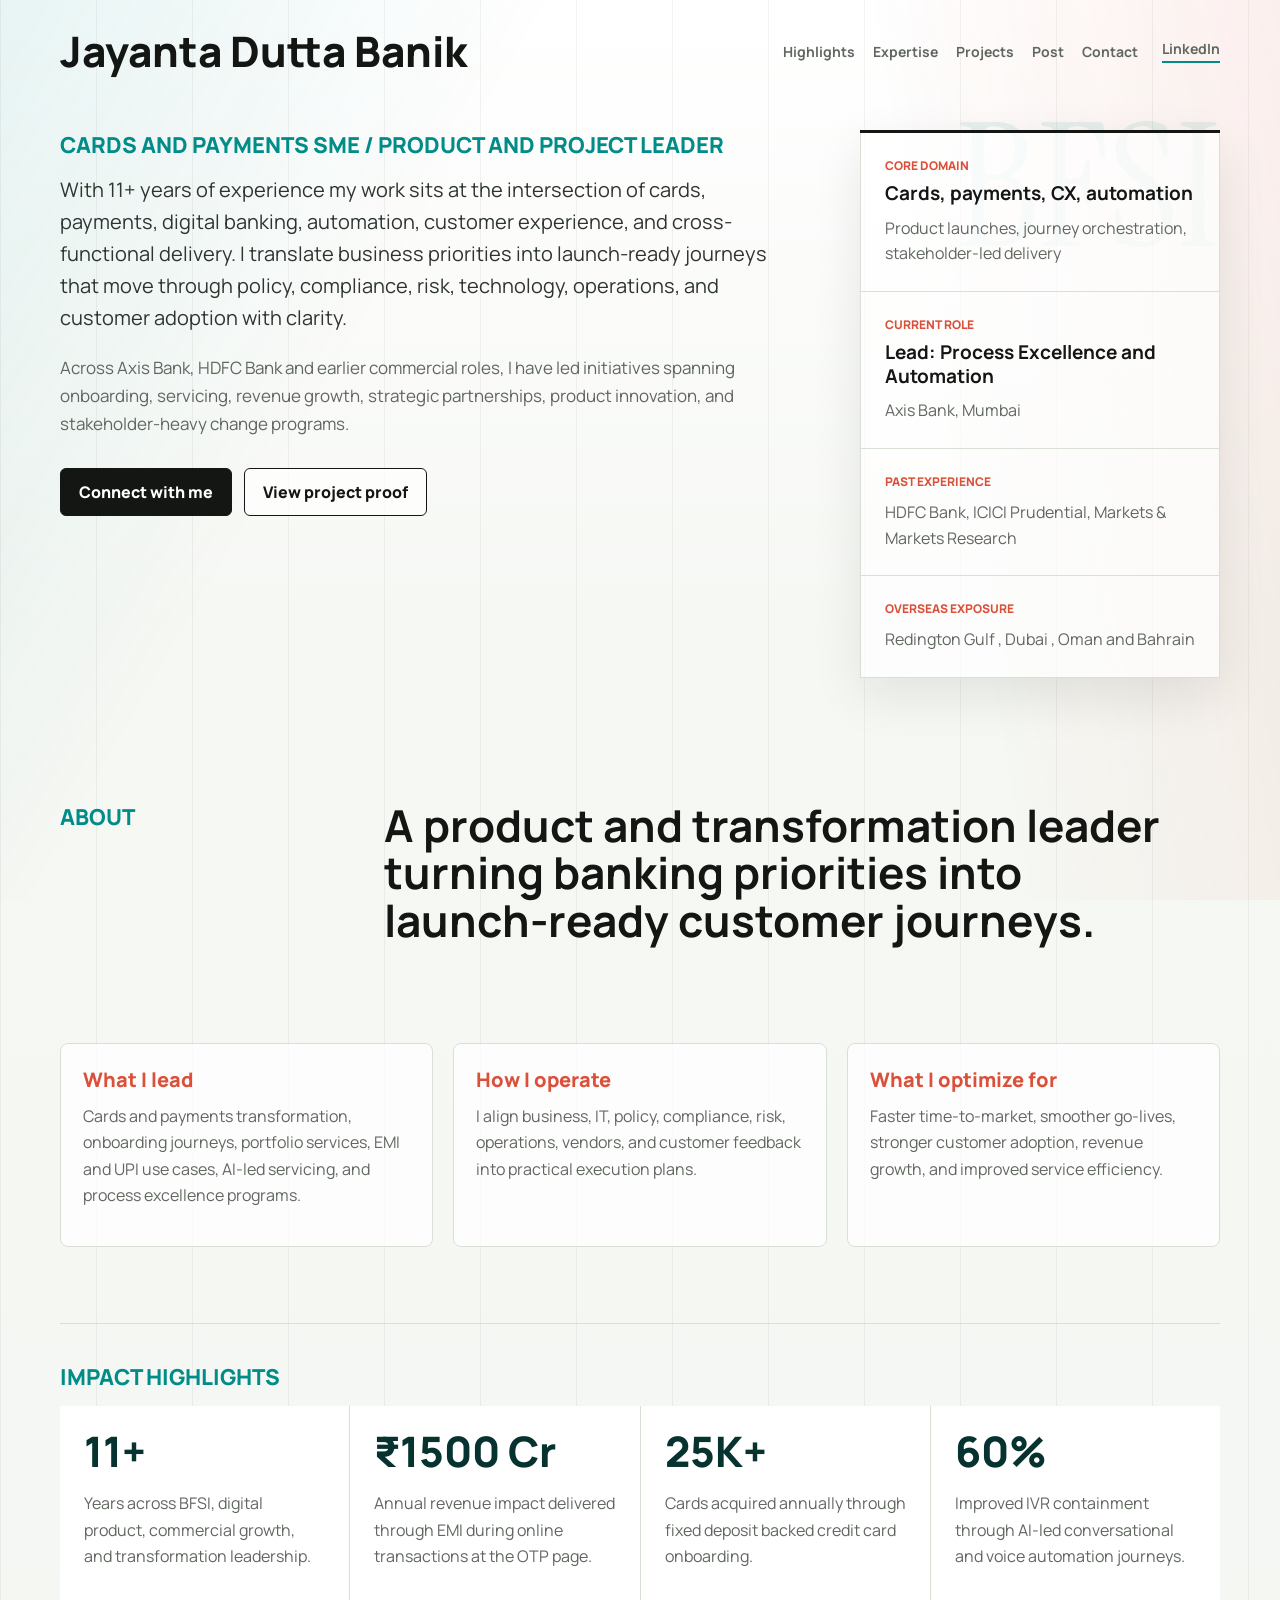
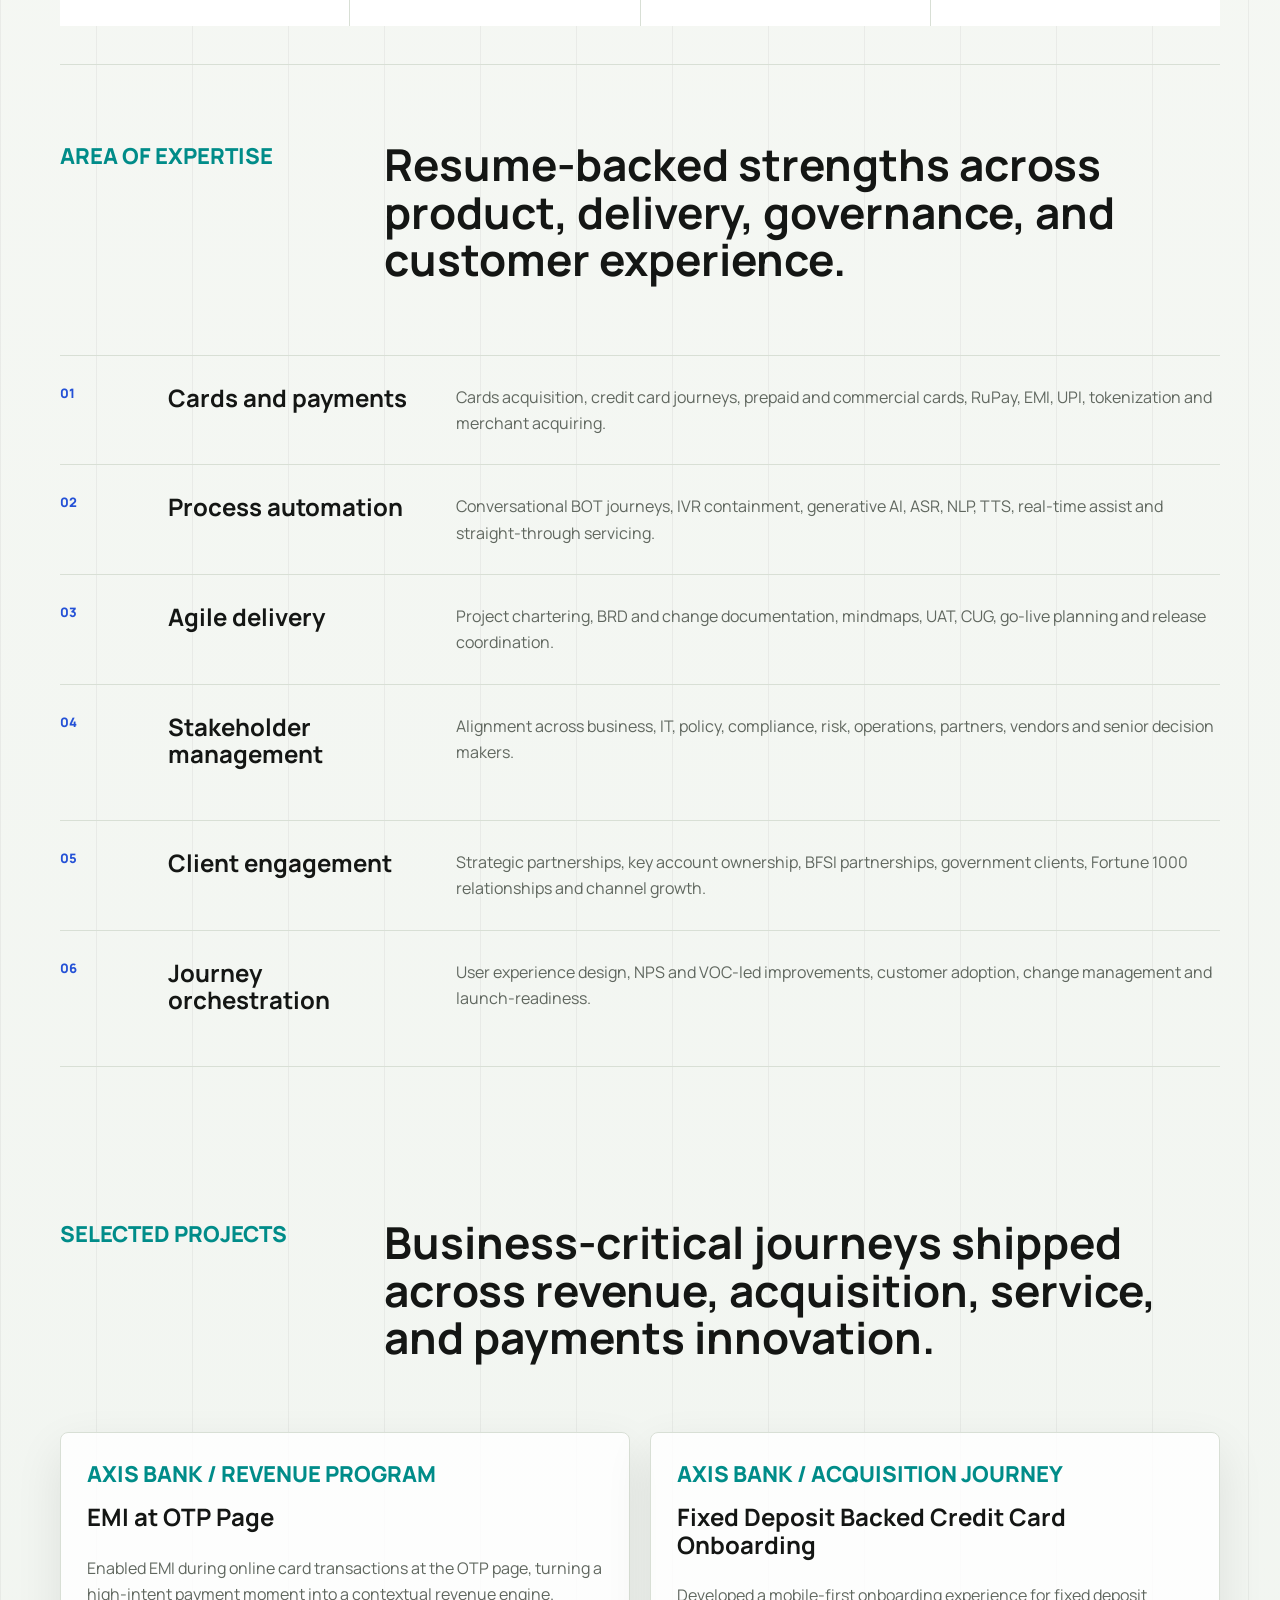
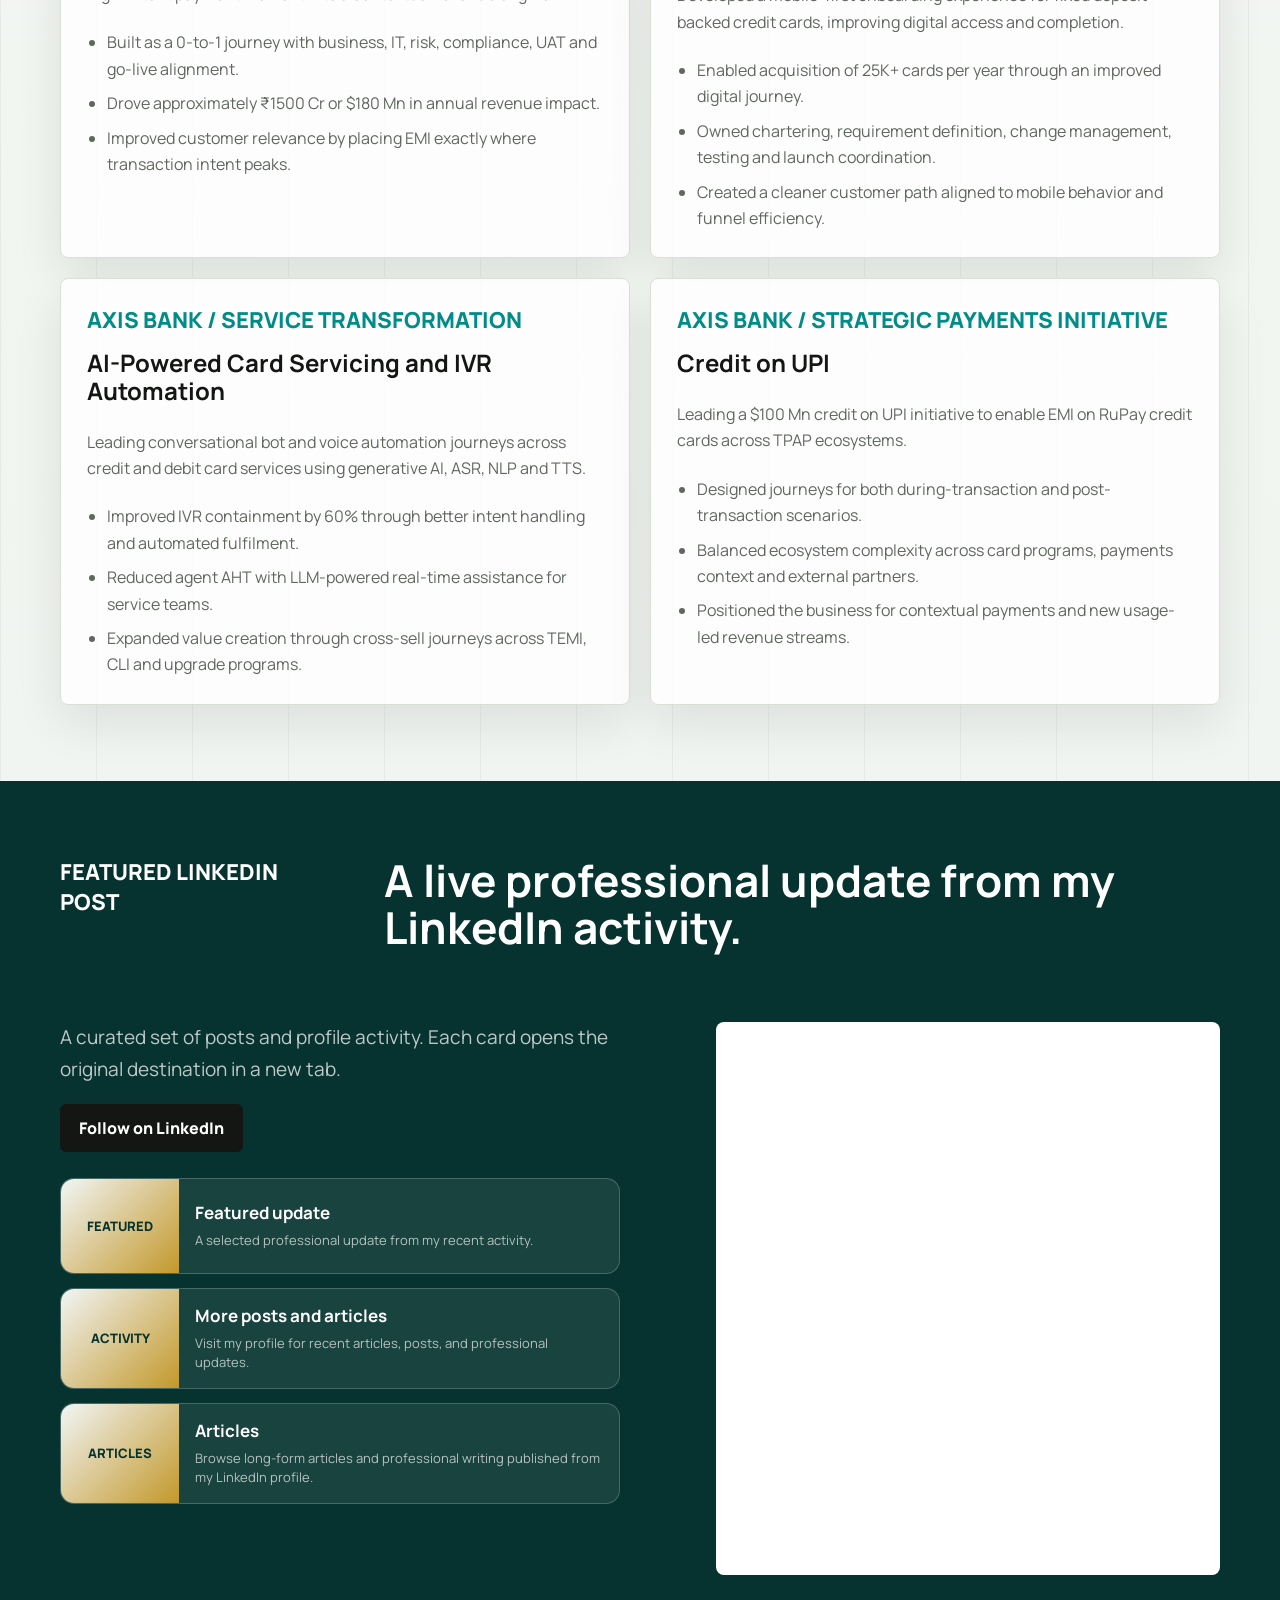
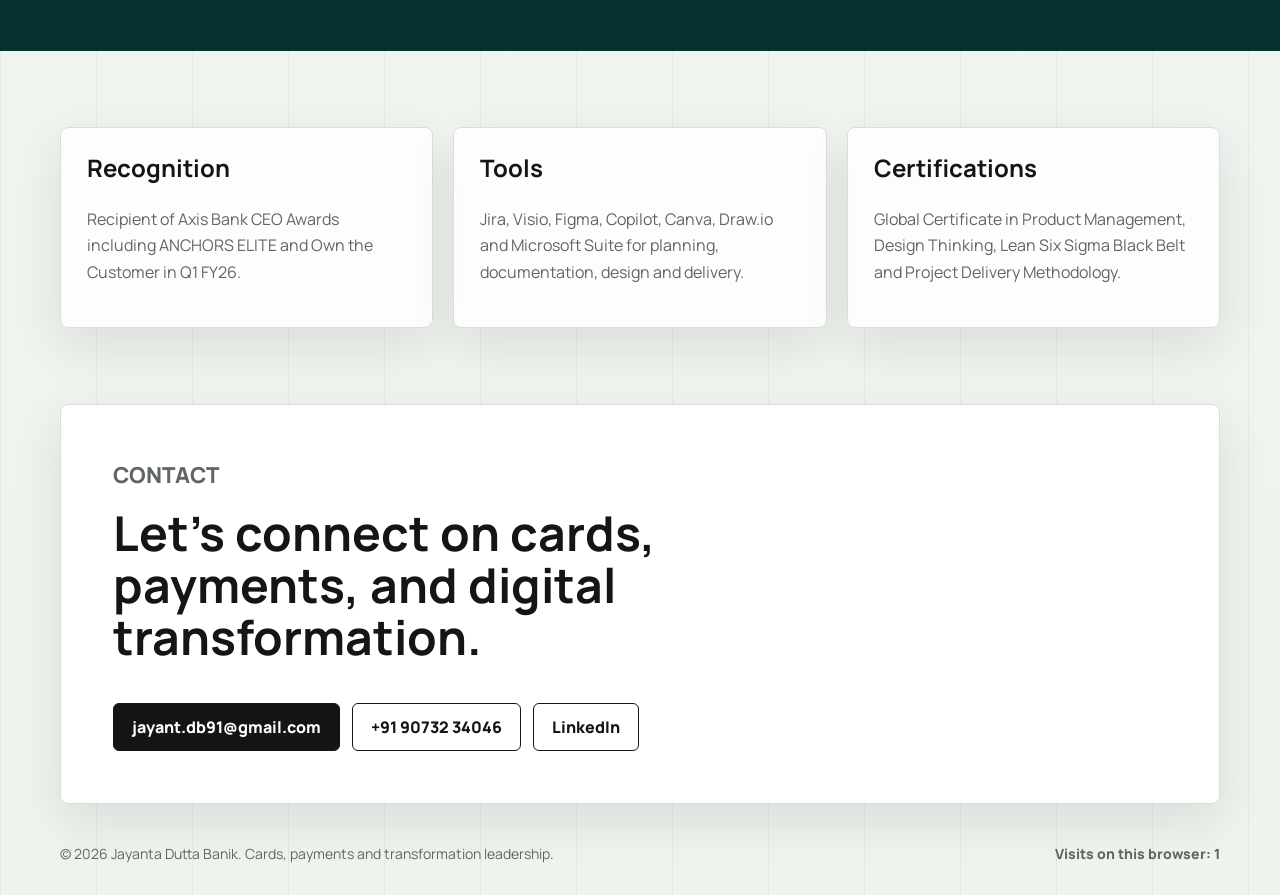
<file: index.html>
<!DOCTYPE html>
<html lang="en">
  <head>
    <meta charset="UTF-8" />
    <meta name="viewport" content="width=device-width, initial-scale=1.0" />
    <title>Jayanta Dutta Banik | Cards, Payments & Transformation</title>
    <meta
      name="description"
      content="Jayanta Dutta Banik, Cards and Payments SME, product and project leader in BFSI and digital transformation."
    />
    <link rel="preconnect" href="https://fonts.googleapis.com" />
    <link rel="preconnect" href="https://fonts.gstatic.com" crossorigin />
    <link
      href="https://fonts.googleapis.com/css2?family=Instrument+Serif:ital@0;1&family=Manrope:wght@400;500;600;700;800&display=swap"
      rel="stylesheet"
    />
    <link rel="stylesheet" href="styles.css?v=20260520e" />
  </head>
  <body>
    <header class="site-header" id="site-header"></header>
    <main id="top"></main>
    <footer class="site-footer" id="site-footer"></footer>

    <script src="content.js?v=20260520e"></script>
    <script src="script.js?v=20260520e"></script>
  </body>
</html>
</file>
<file: styles.css>
:root {
  --page: #f6f8f4;
  --ink: #141614;
  --muted: #60675f;
  --soft: #e7ece4;
  --line: #d8dfd5;
  --panel: #ffffff;
  --deep: #06332f;
  --teal: #008c89;
  --cobalt: #2451d6;
  --coral: #da503a;
  --gold: #d5a229;
  --shadow: 0 18px 48px rgba(20, 22, 20, 0.09);
  --max-width: 1160px;
}

* {
  box-sizing: border-box;
}

html {
  scroll-behavior: smooth;
}

body {
  margin: 0;
  color: var(--ink);
  background:
    linear-gradient(90deg, rgba(20, 22, 20, 0.05) 1px, transparent 1px),
    linear-gradient(180deg, #ffffff 0%, var(--page) 620px, #eef3ee 100%);
  background-size: 96px 96px, auto;
  font-family: "Manrope", sans-serif;
}

body::before {
  content: "";
  position: fixed;
  inset: 0;
  pointer-events: none;
  background:
    linear-gradient(120deg, rgba(0, 140, 137, 0.11), transparent 32%),
    linear-gradient(260deg, rgba(218, 80, 58, 0.1), transparent 30%);
  opacity: 0.85;
}

a {
  color: inherit;
}

.site-header,
.hero,
.section,
.site-footer {
  width: min(calc(100% - 32px), var(--max-width));
  margin-inline: auto;
  position: relative;
}

.site-header {
  display: grid;
  grid-template-columns: 1fr auto auto;
  align-items: center;
  gap: 24px;
  padding: 22px 0;
}

.brand {
  color: var(--ink);
  font-weight: 800;
  font-size: 42px;
  text-decoration: none;
}

.site-nav {
  display: flex;
  gap: 18px;
  align-items: center;
}

.site-nav a,
.header-link {
  color: var(--muted);
  font-size: 14px;
  font-weight: 700;
  text-decoration: none;
}

.site-nav a:hover,
.site-nav a:focus-visible,
.header-link:hover,
.header-link:focus-visible {
  color: var(--ink);
}

.header-link {
  border-bottom: 2px solid var(--teal);
  padding-bottom: 3px;
}

.hero {
  min-height: auto;
  display: grid;
  grid-template-columns: minmax(0, 1fr) 360px;
  gap: 56px;
  align-items: start;
  padding: 28px 0 48px;
}

.hero::after {
  content: "BFSI";
  position: absolute;
  right: 0;
  top: 0;
  color: rgba(0, 140, 137, 0.09);
  font-family: "Instrument Serif", serif;
  font-size: 172px;
  line-height: 1;
  pointer-events: none;
}

.eyebrow,
.section-kicker,
.project-meta {
  margin: 0 0 14px;
  color: var(--teal);
  font-size: 22px;
  font-weight: 800;
  letter-spacing: 0;
  text-transform: uppercase;
}

h1,
h2,
h3,
p {
  margin-top: 0;
}

h1 {
  max-width: 760px;
  margin-bottom: 20px;
  font-family: "Instrument Serif", serif;
  font-size: 78px;
  font-weight: 400;
  line-height: 1;
}

.hero-lede {
  max-width: 720px;
  color: #2e352f;
  font-size: 20px;
  line-height: 1.6;
}

.hero-note {
  max-width: 720px;
  color: var(--muted);
  font-size: 17px;
  line-height: 1.65;
}

.hero-actions,
.contact-actions {
  display: flex;
  flex-wrap: wrap;
  gap: 12px;
  margin-top: 30px;
}

.button {
  display: inline-flex;
  align-items: center;
  justify-content: center;
  min-height: 48px;
  padding: 0 18px;
  border: 1px solid var(--ink);
  border-radius: 6px;
  font-weight: 800;
  text-decoration: none;
  transition:
    background-color 180ms ease,
    color 180ms ease,
    transform 180ms ease;
}

.button:hover,
.button:focus-visible {
  transform: translateY(-2px);
}

.button-primary {
  background: var(--ink);
  color: #ffffff;
}

.button-secondary {
  background: rgba(255, 255, 255, 0.7);
  color: var(--ink);
}

.hero-facts {
  position: relative;
  z-index: 1;
  display: grid;
  gap: 0;
  border-top: 3px solid var(--ink);
  background: rgba(255, 255, 255, 0.7);
  box-shadow: var(--shadow);
}

.hero-facts div {
  padding: 24px;
  border: 1px solid var(--line);
  border-top: 0;
}

.hero-facts span {
  display: block;
  margin-bottom: 8px;
  color: var(--coral);
  font-size: 12px;
  font-weight: 800;
  text-transform: uppercase;
}

.hero-facts strong {
  display: block;
  margin-bottom: 10px;
  font-size: 19px;
  line-height: 1.25;
}

.hero-facts p {
  color: var(--muted);
  line-height: 1.6;
  margin-bottom: 0;
}

.section {
  padding: 76px 0;
}

.section-header {
  display: grid;
  grid-template-columns: 270px minmax(0, 1fr);
  gap: 54px;
  align-items: start;
  margin-bottom: 34px;
}

.section-header h2 {
  max-width: 780px;
  font-size: 44px;
  line-height: 1.08;
}

.impact-section {
  border-top: 1px solid var(--line);
  border-bottom: 1px solid var(--line);
  padding: 38px 0;
}

.impact-grid {
  display: grid;
  grid-template-columns: repeat(4, 1fr);
  gap: 1px;
  background: var(--line);
}

.impact-item {
  min-height: 220px;
  padding: 24px;
  background: var(--panel);
}

.impact-item span {
  display: block;
  margin-bottom: 18px;
  color: var(--deep);
  font-size: 42px;
  font-weight: 800;
  line-height: 1;
}

.impact-item p,
.expertise-item p,
.project-item p,
.project-item li,
.post-copy p,
.about-copy p,
.about-point p,
.proof-item p,
.contact-section p {
  color: var(--muted);
  line-height: 1.65;
}

.expertise-list {
  border-top: 1px solid var(--line);
}

.expertise-item {
  display: grid;
  grid-template-columns: 80px 260px minmax(0, 1fr);
  gap: 28px;
  padding: 28px 0;
  border-bottom: 1px solid var(--line);
}

.expertise-item span {
  color: var(--cobalt);
  font-size: 13px;
  font-weight: 800;
}

.expertise-item h3,
.project-item h3,
.proof-item h3 {
  font-size: 24px;
  line-height: 1.15;
}

.expertise-item p {
  margin-bottom: 0;
}

.project-list {
  display: grid;
  grid-template-columns: repeat(2, 1fr);
  gap: 20px;
}

.project-item,
.proof-item {
  padding: 26px;
  border: 1px solid var(--line);
  border-radius: 8px;
  background: rgba(255, 255, 255, 0.82);
  box-shadow: var(--shadow);
}

.project-item ul {
  margin: 22px 0 0;
  padding-left: 20px;
}

.project-item li + li {
  margin-top: 8px;
}

.linkedin-post-section {
  width: 100%;
  max-width: none;
  background: var(--deep);
  color: #ffffff;
  padding: 76px max(16px, calc((100vw - var(--max-width)) / 2));
}

.linkedin-post-section .section-header h2,
.linkedin-post-section .eyebrow {
  color: #ffffff;
}

.post-layout {
  display: grid;
  grid-template-columns: minmax(0, 1fr) minmax(320px, 504px);
  gap: 44px;
  align-items: start;
}

.post-copy {
  max-width: 560px;
}

.post-copy p {
  color: rgba(255, 255, 255, 0.74);
  font-size: 19px;
}

.linkedin-card-grid {
  display: grid;
  gap: 14px;
  margin-top: 26px;
}

.linkedin-card {
  display: grid;
  grid-template-columns: 118px 1fr;
  gap: 16px;
  align-items: stretch;
  min-height: 96px;
  color: #ffffff;
  text-decoration: none;
  border: 1px solid rgba(255, 255, 255, 0.2);
  border-radius: 14px;
  overflow: hidden;
  background: rgba(255, 255, 255, 0.08);
  transition: transform 180ms ease, border-color 180ms ease, background 180ms ease;
}

.linkedin-card:hover,
.linkedin-card:focus-visible {
  transform: translateY(-2px);
  border-color: rgba(255, 255, 255, 0.48);
  background: rgba(255, 255, 255, 0.13);
}

.linkedin-card-thumb {
  display: grid;
  place-items: center;
  padding: 16px;
  color: var(--deep);
  background:
    linear-gradient(135deg, rgba(255, 255, 255, 0.94), rgba(213, 162, 41, 0.9)),
    radial-gradient(circle at top left, rgba(0, 140, 137, 0.34), transparent 44%);
  background-size: cover;
  background-position: center;
  font-size: 13px;
  font-weight: 800;
  text-align: center;
  text-transform: uppercase;
}

.linkedin-card-thumb.has-image {
  color: transparent;
}

.linkedin-card-body {
  display: grid;
  align-content: center;
  gap: 8px;
  padding: 16px 18px 16px 0;
}

.linkedin-card-body strong {
  font-size: 17px;
  line-height: 1.25;
}

.linkedin-card-body small {
  color: rgba(255, 255, 255, 0.68);
  font-size: 13px;
  line-height: 1.45;
}

.post-frame {
  overflow: hidden;
  border: 1px solid rgba(255, 255, 255, 0.28);
  border-radius: 8px;
  background: #ffffff;
}

.post-frame iframe {
  display: block;
  width: 100%;
  max-width: 504px;
  margin: 0 auto;
}

.about-grid {
  display: grid;
  gap: 28px;
}

.about-grid-full {
  grid-template-columns: minmax(0, 1fr);
}

.about-copy p {
  font-size: 18px;
  max-width: 980px;
}

.about-points {
  display: grid;
  grid-template-columns: repeat(3, 1fr);
  gap: 20px;
}

.about-point {
  padding: 22px;
  border: 1px solid var(--line);
  border-radius: 8px;
  background: rgba(255, 255, 255, 0.72);
}

.about-point h3 {
  margin-bottom: 10px;
  color: var(--coral);
  font-size: 20px;
  font-weight: 800;
}

.proof-grid {
  display: grid;
  grid-template-columns: repeat(3, 1fr);
  gap: 20px;
}

.contact-section {
  margin-bottom: 40px;
  padding: 52px;
  border: 1px solid var(--line);
  border-radius: 8px;
  background: var(--panel);
  box-shadow: var(--shadow);
}

.contact-section h2 {
  max-width: 780px;
  font-size: 48px;
  line-height: 1.08;
}

.site-footer {
  display: flex;
  justify-content: space-between;
  gap: 18px;
  align-items: center;
  padding: 0 0 32px;
  color: var(--muted);
  font-size: 14px;
}

.site-footer p {
  margin-bottom: 0;
}

.visitor-counter {
  font-weight: 800;
}

.reveal {
  opacity: 0;
  transform: translateY(18px);
  transition:
    opacity 650ms ease,
    transform 650ms ease;
}

.reveal.is-visible {
  opacity: 1;
  transform: translateY(0);
}

@media (max-width: 980px) {
  .site-header {
    grid-template-columns: 1fr auto;
  }

  .site-nav {
    grid-column: 1 / -1;
    order: 3;
    flex-wrap: wrap;
  }

  .hero,
  .section-header,
  .post-layout,
  .about-grid {
    grid-template-columns: 1fr;
  }

  .hero {
    min-height: auto;
    gap: 34px;
  }

  .hero::after {
    font-size: 108px;
  }

  h1 {
    font-size: 62px;
  }

  .impact-grid,
  .project-list,
  .about-points,
  .proof-grid {
    grid-template-columns: repeat(2, 1fr);
  }

  .expertise-item {
    grid-template-columns: 52px minmax(0, 1fr);
  }

  .expertise-item p {
    grid-column: 2;
  }
}

@media (max-width: 680px) {
  .site-header,
  .hero,
  .section,
  .site-footer {
    width: min(calc(100% - 24px), var(--max-width));
  }

  .site-header {
    grid-template-columns: 1fr;
    gap: 14px;
  }

  .site-footer {
    align-items: flex-start;
    flex-direction: column;
  }

  .site-nav {
    gap: 12px;
  }

  .hero {
    padding: 48px 0 36px;
  }

  .hero::after {
    top: 0;
    right: 0;
    font-size: 68px;
  }

  h1 {
    font-size: 42px;
  }

  .hero-lede,
  .hero-note,
  .post-copy p,
  .about-copy p {
    font-size: 17px;
  }

  .section {
    padding: 54px 0;
  }

  .section-header h2,
  .contact-section h2 {
    font-size: 32px;
  }

  .impact-grid,
  .project-list,
  .about-points,
  .proof-grid {
    grid-template-columns: 1fr;
  }

  .impact-item {
    min-height: auto;
  }

  .expertise-item {
    grid-template-columns: 1fr;
    gap: 10px;
  }

  .expertise-item p {
    grid-column: auto;
  }

  .linkedin-post-section {
    padding: 54px 12px;
  }

  .contact-section {
    padding: 28px;
  }
}

@media (prefers-reduced-motion: reduce) {
  html {
    scroll-behavior: auto;
  }

  .reveal {
    opacity: 1;
    transform: none;
    transition: none;
  }

  .button {
    transition: none;
  }
}
</file>
